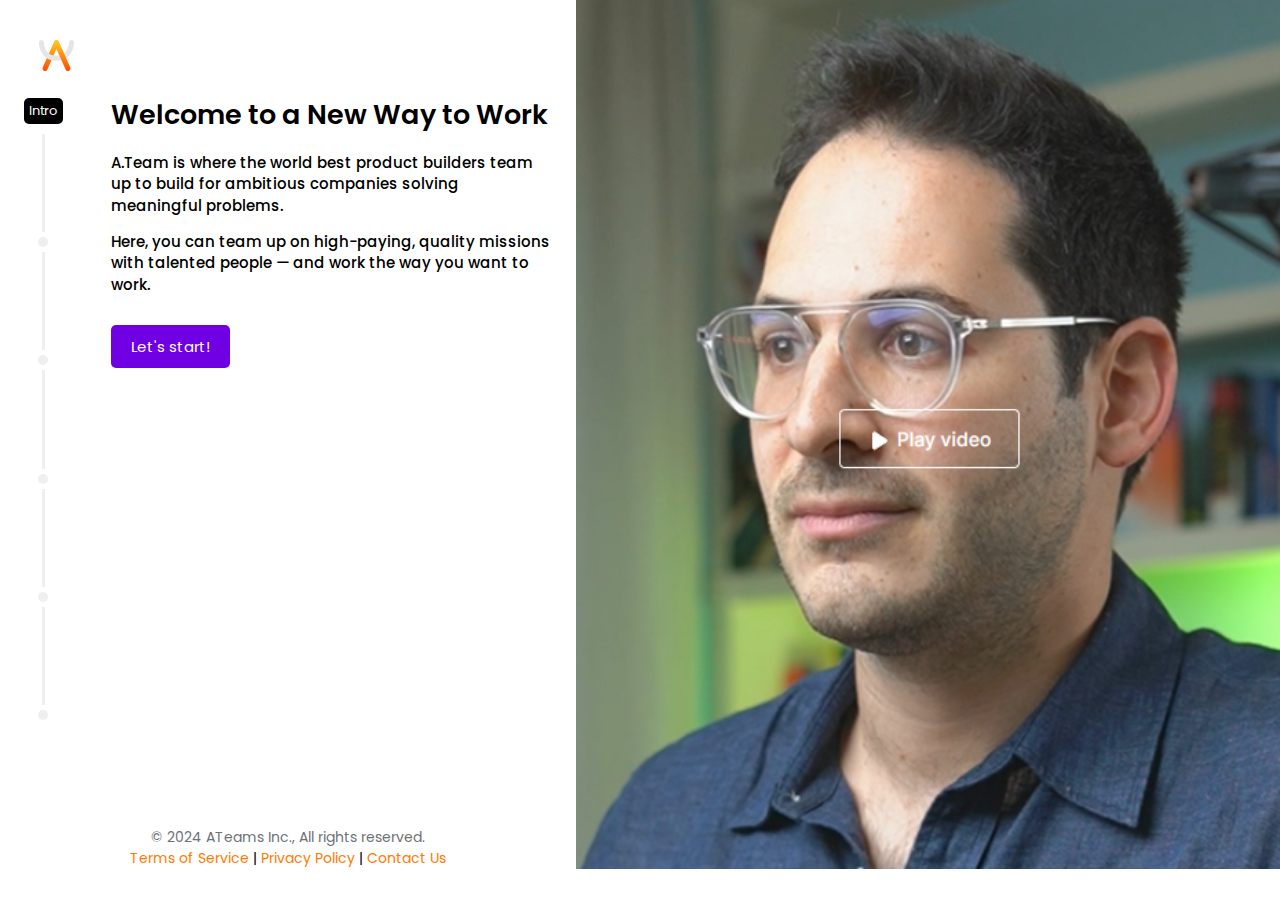
<file: index.html>
<!DOCTYPE html>
<html lang="en">
<head>
    <meta charset="UTF-8">
    <meta name="viewport" content="width=device-width, initial-scale=1.0">
    <title>Modern Website</title>
    <link rel="stylesheet" href="style.css">
</head>
<body>
   
    <div class="container">

        <div class="process">

            <header>
                <div class="logo"><img src="images/logo.svg" alt=""></div>
            </header>

            <div class="process_section">

                <div class="timeline">
                    <div class="timeline_heading">Intro</div>

                    <div class="process_line"></div>
                    <div class="process_dot"></div>

                    <div class="process_line"></div>
                    <div class="process_dot"></div>

                    <div class="process_line"></div>
                    <div class="process_dot"></div>

                    <div class="process_line"></div>
                    <div class="process_dot"></div>

                    <div class="process_line"></div>
                    <div class="process_dot"></div>

                </div>

                <div class="user_section">
                    <div class="user_form">
                        <div class="form_heading">Welcome to a New Way to Work</div>

                        <div class="form_desc">
                            <p>A.Team is where the world best product builders team up to build for ambitious companies solving meaningful problems.</p>
                            <p>Here, you can team up on high-paying, quality missions with talented people — and work the way you want to work.</p>
                        </div>

                        <a href="personal_details.html"><div class="next_btn">Let's start!</div></a>

                    </div>
             </div>
            </div>

            <div class="process_footer">
                <div class="footer_text">© 2024 ATeams Inc., All rights reserved.</div>
                <div class="footer_links">
                    <a href="#">Terms of Service</a> | <a href="#">Privacy Policy</a> | <a href="#">Contact Us</a></div>
            </div>
            
        </div>

        <div class="cover"><img src="images/video.png" alt=""></div>

    </div>

<script src="javascript.js" defer></script>
</body>
</html>
</file>
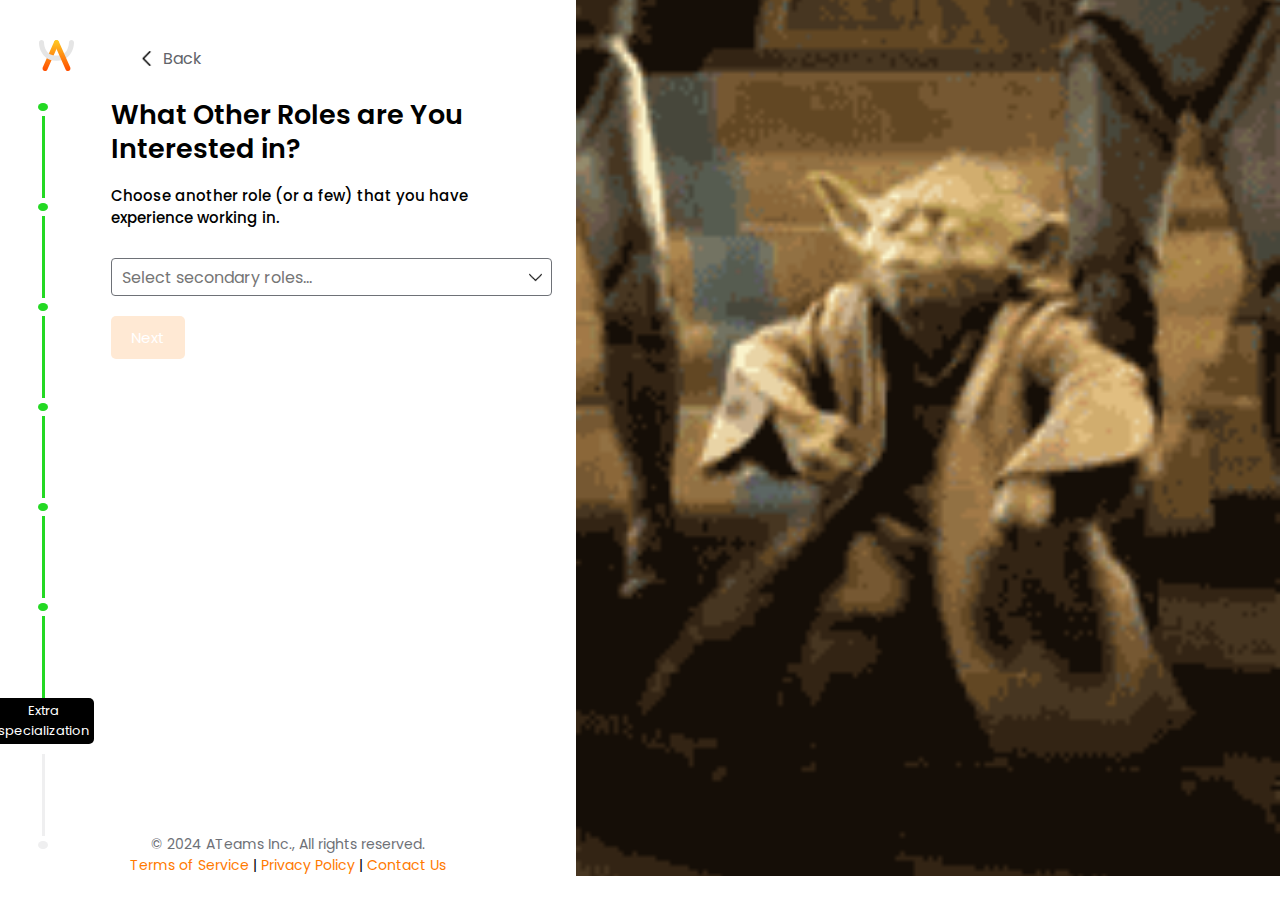
<file: extra_specialization.html>
<!DOCTYPE html>
<html lang="en">
<head>
    <meta charset="UTF-8">
    <meta name="viewport" content="width=device-width, initial-scale=1.0">
    <title>Main specialization</title>
    <link rel="stylesheet" href="style.css">
</head>
<body>
   
    <div class="container">

        <div class="process">

            <header>
                <div class="logo"><img src="images/logo.svg" alt=""></div>
                <a href="main_specialization.html"><div class="back_btn">
                    <img src="images/back_arrow.png" alt="">
                    <span>Back</span>
                </div></a>
            </header>

            <div class="process_section">

                <div class="timeline">
                    <div class="process_dot completed_dot"></div>
                    <div class="process_line completed_line"></div>

                    <div class="process_dot completed_dot"></div>
                    <div class="process_line completed_line"></div>

                    <div class="process_dot completed_dot"></div>
                    <div class="process_line completed_line"></div>

                    <div class="process_dot completed_dot"></div>
                    <div class="process_line completed_line"></div>

                    <div class="process_dot completed_dot"></div>
                    <div class="process_line completed_line"></div>
                    
                    <div class="process_dot completed_dot"></div>
                    <div class="process_line completed_line"></div>

                    <div class="timeline_heading">Extra specialization</div>

                    <div class="process_line"></div>
                    <div class="process_dot"></div>

                </div>

                <div class="user_section">
                    <div class="user_form">

                        <div class="form_heading">What Other Roles are You Interested in?</div>

                        <div class="form_desc">
                            <p>Choose another role (or a few) that you have experience working in.</p>
                        </div>

                        <div class="user_details">
                            <form action="main_specialization.html">

                                <input id="input_select" class="form_input_select" onclick="showRoles()" type="search" placeholder="Select secondary roles..." required>
                                <span class="drop_arrow" onclick="toggleOptions()">
                                    <img src="images/down-arrow.png" alt=""></span>
                                <div id="optionSelect" class="option_select">
                                    <div class="item" onclick="select(this)" >Algorithms Engineer</div>
                                    <div class="item" onclick="select(this)">Analytics Engineer</div>
                                    <div class="item" onclick="select(this)">Android Developer</div>
                                    <div class="item" onclick="select(this)">Art Director</div>
                                    <div class="item" onclick="select(this)">Automation Developer</div>
                                    <div class="item" onclick="select(this)">Back-End Developer</div>
                                    <div class="item" onclick="select(this)">Brand Designer</div>
                                    <div class="item" onclick="select(this)">Brand Expert</div>
                                    <div class="item" onclick="select(this)">Business Development</div>
                                    <div class="item" onclick="select(this)">Chief Technology Officer (CTO) </div>
                                    <div class="item" onclick="select(this)">Chief of Staff</div>
                                    <div class="item" onclick="select(this)">Cloud Expert</div>
                                    <div class="item" onclick="select(this)">Community Manager</div>
                                    <div class="item" onclick="select(this)">Content Writer</div>
                                    <div class="item" onclick="select(this)">Copywriter</div>
                                    <div class="item" onclick="select(this)">Data Analyst</div>
                                    <div class="item" onclick="select(this)">Data Architect</div>
                                    <div class="item" onclick="select(this)">Data Engineer</div>
                                    <div class="item" onclick="select(this)"> Data Scientist</div>
                                    <div class="item" onclick="select(this)">Deep Learning Engineer</div>
                                    <div class="item" onclick="select(this)">Dev Evangelist</div>
                                    <div class="item" onclick="select(this)">DevOps Engineer</div>
                                    <div class="item" onclick="select(this)">Embedded Engineer</div>
                                    <div class="item" onclick="select(this)">Engineering Manager</div>
                                    <div class="item" onclick="select(this)">Front-End Developer</div>
                                    <div class="item" onclick="select(this)">Full-Stack Developer</div>
                                    <div class="item" onclick="select(this)">Game Designer</div>
                                    <div class="item" onclick="select(this)">Game Developer</div>
                                    <div class="item" onclick="select(this)">Graphics Designer</div>
                                    <div class="item" onclick="select(this)">IT Consultant</div>
                                    <div class="item" onclick="select(this)">Industrial Designer</div>
                                    <div class="item" onclick="select(this)">ML Engineer</div>
                                    <div class="item" onclick="select(this)">MLOps</div>
                                    <div class="item" onclick="select(this)">Marketing Strategist</div>
                                    <div class="item" onclick="select(this)">Management Consultant</div>
                                    <div class="item" onclick="select(this)">Mobile Developer</div>
                                    <div class="item" onclick="select(this)">Online Marketing Expert</div>
                                    <div class="item" onclick="select(this)">Product Designer</div>
                                    <div class="item" onclick="select(this)">Product Manager</div>
                                    <div class="item" onclick="select(this)">Product Owner</div>
                                    <div class="item" onclick="select(this)">Project Manager</div>
                                    <div class="item" onclick="select(this)">QA Engineer</div>
                                    <div class="item" onclick="select(this)">Security Expert</div>
                                    <div class="item" onclick="select(this)">Software Architect </div>
                                    <div class="item" onclick="select(this)">Software Engineer</div>
                                    <div class="item" onclick="select(this)">Solution Architect</div>
                                    <div class="item" onclick="select(this)">Systems Engineer</div>
                                    <div class="item" onclick="select(this)">Systems Test Engineer</div>
                                    <div class="item" onclick="select(this)">UX Expert</div>
                                    <div class="item" onclick="select(this)">UX Writer</div>
                                    <div class="item" onclick="select(this)">WordPress Developer</div>
                                    <div class="item" onclick="select(this)">iOS Developer</div>
                            </div>
                                <button type submit id="next_btn" class="orange_next_btn" value="Next">Next</button>
                            </form>
                        </div>
                    </div>
                </div>
            </div>

            <div class="process_footer" style="margin-top: 7px;">
                <div class="footer_text">© 2024 ATeams Inc., All rights reserved.</div>
                <div class="footer_links">
                    <a href="#">Terms of Service</a> | <a href="#">Privacy Policy</a> | <a href="#">Contact Us</a></div>
            </div>
            
        </div>

        <div class="cover"><img src="images/img7-animation.gif" alt=""></div>

    </div>

<script src="javascript_main-specialization.js" defer></script>
</body>
</html>
</file>
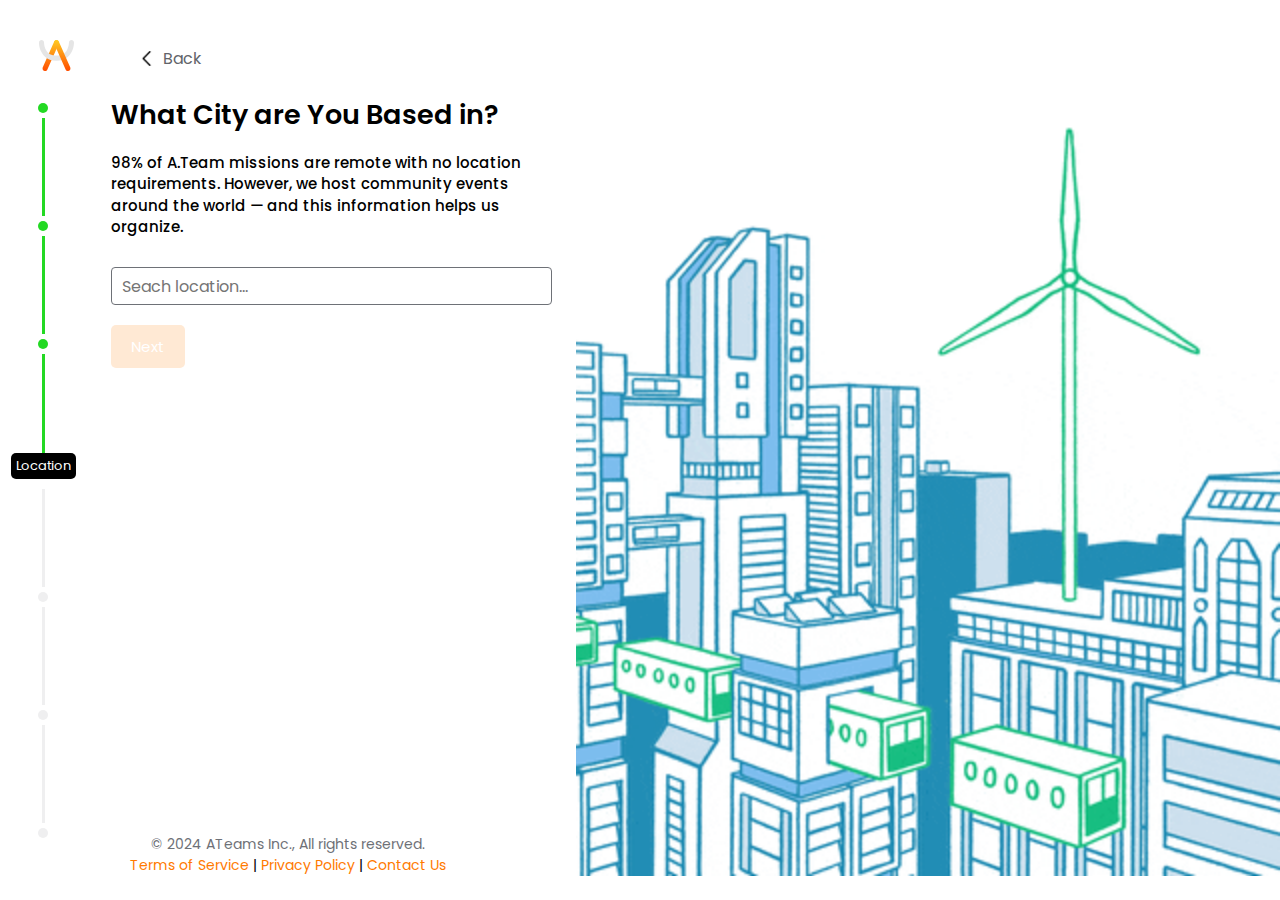
<file: location.html>
<!DOCTYPE html>
<html lang="en">
<head>
    <meta charset="UTF-8">
    <meta name="viewport" content="width=device-width, initial-scale=1.0">
    <title>Location</title>
    <link rel="stylesheet" href="style.css">
</head>
<body>
   
    <div class="container">

        <div class="process">

            <header>
                <div class="logo"><img src="images/logo.svg" alt=""></div>
                <a href="profile.html"><div class="back_btn">
                    <img src="images/back_arrow.png" alt="">
                    <span>Back</span>
                </div></a>
            </header>

            <div class="process_section">

                <div class="timeline">
                    <div class="process_dot completed_dot"></div>
                    <div class="process_line completed_line"></div>

                    <div class="process_dot completed_dot"></div>
                    <div class="process_line completed_line"></div>

                    <div class="process_dot completed_dot"></div>
                    <div class="process_line completed_line"></div>

                    <div class="timeline_heading">Location</div>
                    
                    <div class="process_line"></div>
                    <div class="process_dot"></div>

                    <div class="process_line"></div>
                    <div class="process_dot"></div>

                    <div class="process_line"></div>
                    <div class="process_dot"></div>
                </div>

                <div class="user_section">
                    <div class="user_form">

                        <div class="form_heading">What City are You Based in?</div>

                        <div class="form_desc">
                            <p>98% of A.Team missions are remote with no location requirements.
                            However, we host community events around the world — and 
                            this information helps us organize.</p>
                        </div>

                        <div class="user_details">
                            <form action="rate.html">

                                <input class="form_input_location" type="search" placeholder="Seach location..." required>

                                <button type submit id="next_btn" class="orange_next_btn" value="Next">Next</button>
                            </form>
                        </div>
                    </div>
                </div>
            </div>

            <div class="process_footer" style="margin-top: 7px;">
                <div class="footer_text">© 2024 ATeams Inc., All rights reserved.</div>
                <div class="footer_links">
                    <a href="#">Terms of Service</a> | <a href="#">Privacy Policy</a> | <a href="#">Contact Us</a></div>
            </div>
            
        </div>

        <div class="cover"><img src="images/img4-animation.gif" alt=""></div>

    </div>

<script src="javascript_location.js" defer></script>
</body>
</html>
</file>
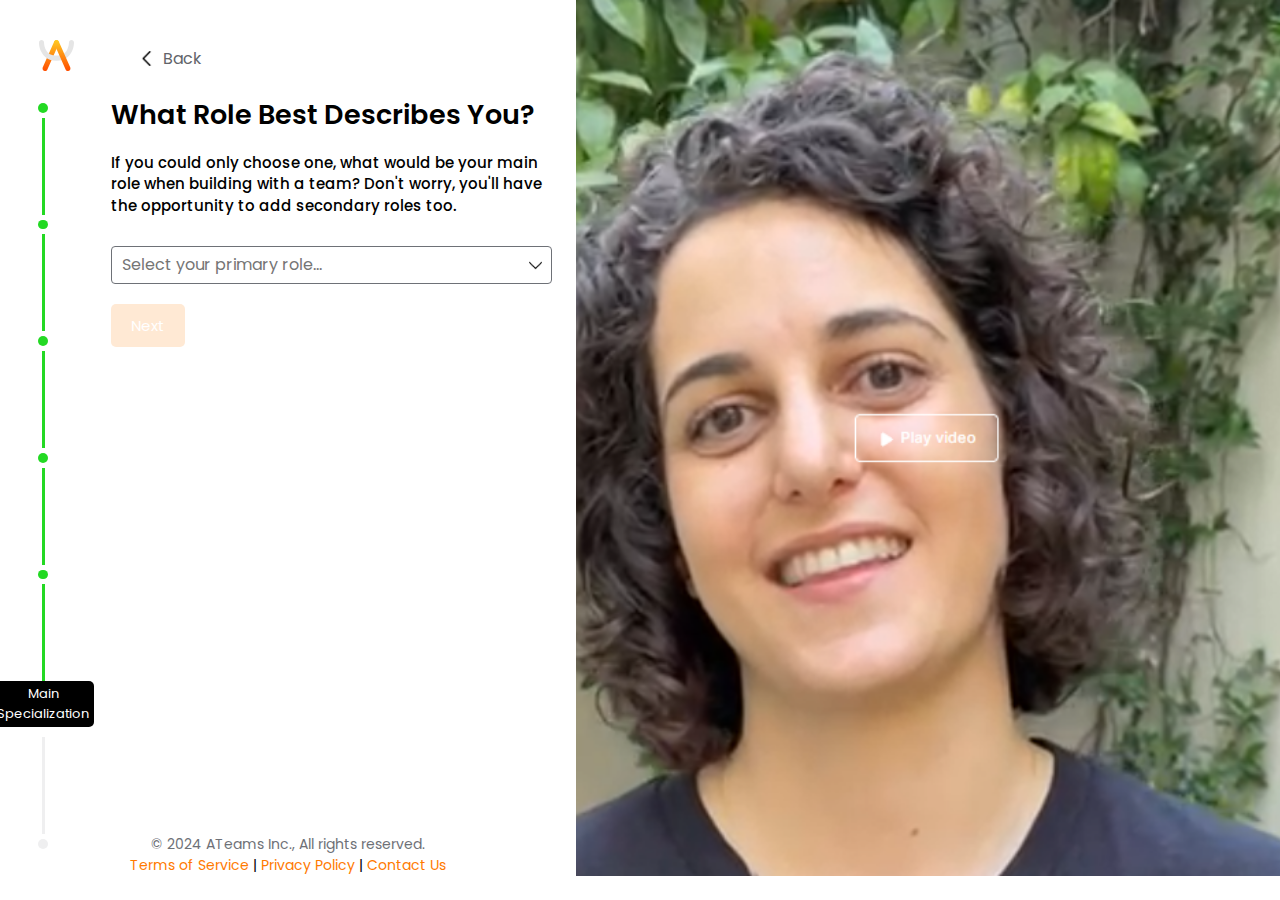
<file: main_specialization.html>
<!DOCTYPE html>
<html lang="en">
<head>
    <meta charset="UTF-8">
    <meta name="viewport" content="width=device-width, initial-scale=1.0">
    <title>Main specialization</title>
    <link rel="stylesheet" href="style.css">
</head>
<body>
   
    <div class="container">

        <div class="process">

            <header>
                <div class="logo"><img src="images/logo.svg" alt=""></div>
                <a href="rate.html"><div class="back_btn">
                    <img src="images/back_arrow.png" alt="">
                    <span>Back</span>
                </div></a>
            </header>

            <div class="process_section">

                <div class="timeline">
                    <div class="process_dot completed_dot"></div>
                    <div class="process_line completed_line"></div>

                    <div class="process_dot completed_dot"></div>
                    <div class="process_line completed_line"></div>

                    <div class="process_dot completed_dot"></div>
                    <div class="process_line completed_line"></div>

                    <div class="process_dot completed_dot"></div>
                    <div class="process_line completed_line"></div>

                    <div class="process_dot completed_dot"></div>
                    <div class="process_line completed_line"></div>

                    <div class="timeline_heading">Main Specialization</div>
                    
                    <div class="process_line"></div>
                    <div class="process_dot"></div>

                </div>

                <div class="user_section">
                    <div class="user_form">

                        <div class="form_heading">What Role Best Describes You?</div>

                        <div class="form_desc">
                            <p>If you could only choose one, what would be your main role
                             when building with a team?
                             Don't worry, you'll have the opportunity to add secondary roles too.</p>
                        </div>

                        <div class="user_details">
                            <form action="extra_specialization.html">

                                <input id="input_select" class="form_input_select" onclick="showRoles()" type="search" placeholder="Select your primary role..." required>
                                <span class="drop_arrow" onclick="toggleOptions()">
                                    <img id="arrow_img" src="images/down-arrow.png" alt="">
                                    <img id="up_arrow_img" src="images/up-arrow.png" alt="">
                                </span>
                                <div id="optionSelect" class="option_select">
                                    <div class="item" onclick="select(this)" >Algorithms Engineer</div>
                                    <div class="item" onclick="select(this)">Analytics Engineer</div>
                                    <div class="item" onclick="select(this)">Android Developer</div>
                                    <div class="item" onclick="select(this)">Art Director</div>
                                    <div class="item" onclick="select(this)">Automation Developer</div>
                                    <div class="item" onclick="select(this)">Back-End Developer</div>
                                    <div class="item" onclick="select(this)">Brand Designer</div>
                                    <div class="item" onclick="select(this)">Brand Expert</div>
                                    <div class="item" onclick="select(this)">Business Development</div>
                                    <div class="item" onclick="select(this)">Chief Technology Officer (CTO) </div>
                                    <div class="item" onclick="select(this)">Chief of Staff</div>
                                    <div class="item" onclick="select(this)">Cloud Expert</div>
                                    <div class="item" onclick="select(this)">Community Manager</div>
                                    <div class="item" onclick="select(this)">Content Writer</div>
                                    <div class="item" onclick="select(this)">Copywriter</div>
                                    <div class="item" onclick="select(this)">Data Analyst</div>
                                    <div class="item" onclick="select(this)">Data Architect</div>
                                    <div class="item" onclick="select(this)">Data Engineer</div>
                                    <div class="item" onclick="select(this)"> Data Scientist</div>
                                    <div class="item" onclick="select(this)">Deep Learning Engineer</div>
                                    <div class="item" onclick="select(this)">Dev Evangelist</div>
                                    <div class="item" onclick="select(this)">DevOps Engineer</div>
                                    <div class="item" onclick="select(this)">Embedded Engineer</div>
                                    <div class="item" onclick="select(this)">Engineering Manager</div>
                                    <div class="item" onclick="select(this)">Front-End Developer</div>
                                    <div class="item" onclick="select(this)">Full-Stack Developer</div>
                                    <div class="item" onclick="select(this)">Game Designer</div>
                                    <div class="item" onclick="select(this)">Game Developer</div>
                                    <div class="item" onclick="select(this)">Graphics Designer</div>
                                    <div class="item" onclick="select(this)">IT Consultant</div>
                                    <div class="item" onclick="select(this)">Industrial Designer</div>
                                    <div class="item" onclick="select(this)">ML Engineer</div>
                                    <div class="item" onclick="select(this)">MLOps</div>
                                    <div class="item" onclick="select(this)">Marketing Strategist</div>
                                    <div class="item" onclick="select(this)">Management Consultant</div>
                                    <div class="item" onclick="select(this)">Mobile Developer</div>
                                    <div class="item" onclick="select(this)">Online Marketing Expert</div>
                                    <div class="item" onclick="select(this)">Product Designer</div>
                                    <div class="item" onclick="select(this)">Product Manager</div>
                                    <div class="item" onclick="select(this)">Product Owner</div>
                                    <div class="item" onclick="select(this)">Project Manager</div>
                                    <div class="item" onclick="select(this)">QA Engineer</div>
                                    <div class="item" onclick="select(this)">Security Expert</div>
                                    <div class="item" onclick="select(this)">Software Architect </div>
                                    <div class="item" onclick="select(this)">Software Engineer</div>
                                    <div class="item" onclick="select(this)">Solution Architect</div>
                                    <div class="item" onclick="select(this)">Systems Engineer</div>
                                    <div class="item" onclick="select(this)">Systems Test Engineer</div>
                                    <div class="item" onclick="select(this)">UX Expert</div>
                                    <div class="item" onclick="select(this)">UX Writer</div>
                                    <div class="item" onclick="select(this)">WordPress Developer</div>
                                    <div class="item" onclick="select(this)">iOS Developer</div>
                            </div>
                                <button type submit id="next_btn" class="orange_next_btn" value="Next">Next</button>
                            </form>
                        </div>
                    </div>
                </div>
            </div>

            <div class="process_footer" style="margin-top: 7px;">
                <div class="footer_text">© 2024 ATeams Inc., All rights reserved.</div>
                <div class="footer_links">
                    <a href="#">Terms of Service</a> | <a href="#">Privacy Policy</a> | <a href="#">Contact Us</a></div>
            </div>
            
        </div>

        <div class="cover"><img src="images/img6.png" alt=""></div>

    </div>

<script src="javascript_main-specialization.js" defer></script>
</body>
</html>
</file>
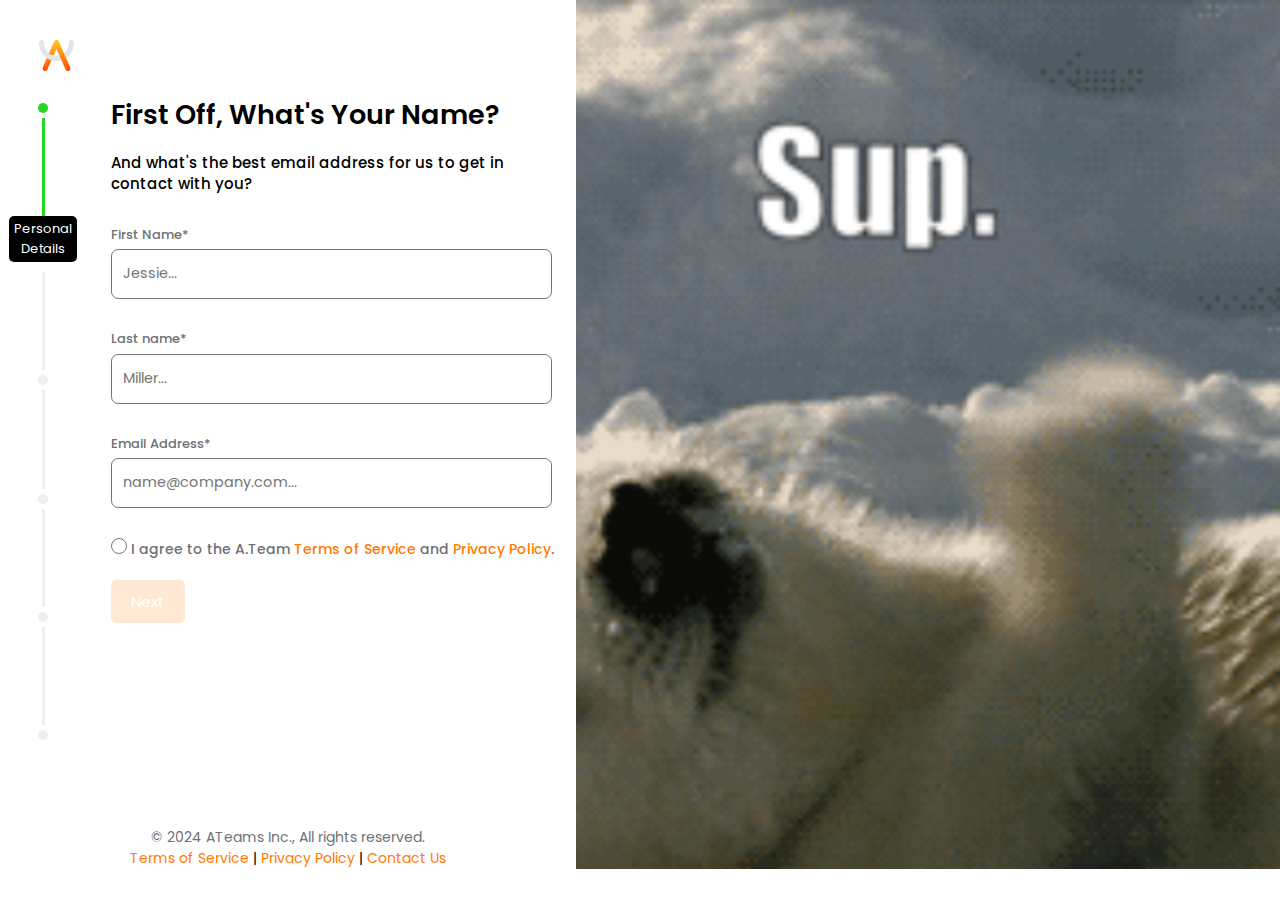
<file: personal_details.html>
<!DOCTYPE html>
<html lang="en">
<head>
    <meta charset="UTF-8">
    <meta name="viewport" content="width=device-width, initial-scale=1.0">
    <title>Personal details</title>
    <link rel="stylesheet" href="style.css">
</head>
<body>
   
    <div class="container">

        <div class="process">

            <header>
                <div class="logo"><img src="images/logo.svg" alt=""></div>
            </header>

            <div class="process_section">

                <div class="timeline">
                    <div class="process_dot completed_dot"></div>
                    <div class="process_line completed_line"></div>

                    <div class="timeline_heading">Personal Details</div>

                    <div class="process_line"></div>
                    <div class="process_dot"></div>

                    <div class="process_line"></div>
                    <div class="process_dot"></div>

                    <div class="process_line"></div>
                    <div class="process_dot"></div>

                    <div class="process_line"></div>
                    <div class="process_dot"></div>
                </div>

                <div class="user_section">
                    <div class="user_form">

                        <div class="form_heading">First Off, What's Your Name?</div>

                        <div class="form_desc">
                            <p>And what's the best email address for us to get in contact with you?</p>
                        </div>

                        <div class="user_details">
                            <form  id="personal_details_form" action="profile.html">
                                <div class="input_label">First Name*</div>
                                <input class="form_input" type="text" placeholder="Jessie..." required>

                                <div class="input_label">Last name*</div>
                                <input class="form_input" type="text" placeholder="Miller..." required>

                                <div class="input_label">Email Address*</div>
                                <input class="form_input" type="email" placeholder="name@company.com..." required>

                                <div class="terms">
                                    <input class="radio_btn" id="click_btn" type="radio" aria-label="btn" required>
                                    <span>I agree to the A.Team <a href="#">Terms of Service</a> and <a href="#">Privacy Policy</a>.</span>
                                </div>

                                <button type submit id="next_btn" class="orange_next_btn" value="Next">Next</button>
                            </form>
                        </div>
                    </div>
                </div>
            </div>

            <div class="process_footer">
                <div class="footer_text">© 2024 ATeams Inc., All rights reserved.</div>
                <div class="footer_links">
                    <a href="#">Terms of Service</a> | <a href="#">Privacy Policy</a> | <a href="#">Contact Us</a></div>
            </div>
            
        </div>

        <div class="cover"><img src="images/img2.png" alt=""></div>

    </div>

<script src="javascript.js" defer></script>
</body>
</html>
</file>
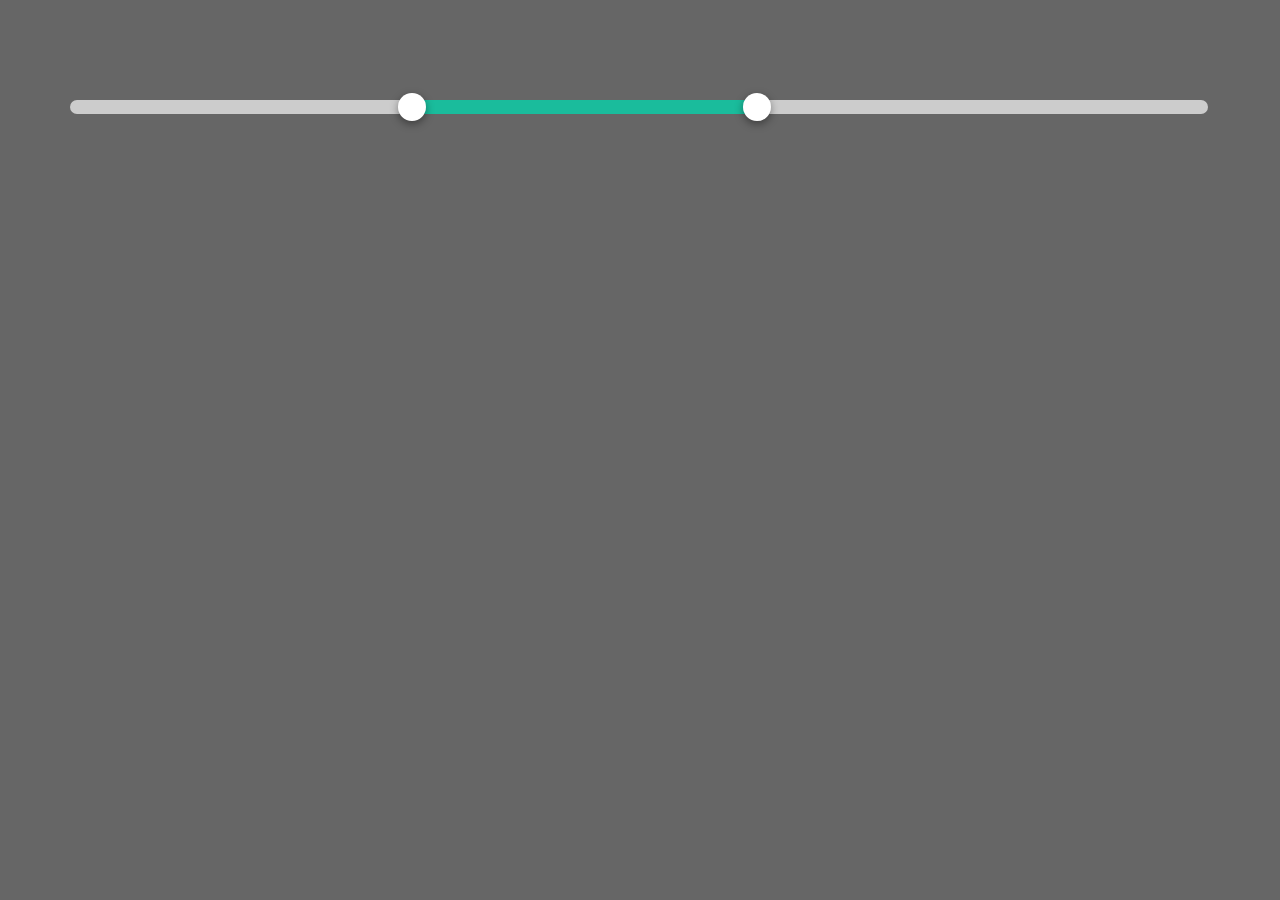
<file: proba.html>
<!DOCTYPE html>
<html lang="en">
<head>
    <meta charset="UTF-8">
    <meta name="viewport" content="width=device-width, initial-scale=1.0">
    <title>Document</title>
    <link rel="stylesheet" href="style_proba.css">
</head>
<body>
    <div slider id="slider-distance">
        <div>
          <div inverse-left style="width:70%;"></div>
          <div inverse-right style="width:70%;"></div>
          <div range style="left:30%;right:40%;"></div>
          <span thumb style="left:30%;"></span>
          <span thumb style="left:60%;"></span>
          <div sign style="left:30%;">
            <span id="value">30</span>
          </div>
          <div sign style="left:60%;">
            <span id="value">60</span>
          </div>
        </div>
        <input type="range" tabindex="0" value="30" max="100" min="0" step="1" oninput="
        this.value=Math.min(this.value,this.parentNode.childNodes[5].value-1);
        var value=(100/(parseInt(this.max)-parseInt(this.min)))*parseInt(this.value)-(100/(parseInt(this.max)-parseInt(this.min)))*parseInt(this.min);
        var children = this.parentNode.childNodes[1].childNodes;
        children[1].style.width=value+'%';
        children[5].style.left=value+'%';
        children[7].style.left=value+'%';children[11].style.left=value+'%';
        children[11].childNodes[1].innerHTML=this.value;" />
       
        <input type="range" tabindex="0" value="60" max="100" min="0" step="1" oninput="
        this.value=Math.max(this.value,this.parentNode.childNodes[3].value-(-1));
        var value=(100/(parseInt(this.max)-parseInt(this.min)))*parseInt(this.value)-(100/(parseInt(this.max)-parseInt(this.min)))*parseInt(this.min);
        var children = this.parentNode.childNodes[1].childNodes;
        children[3].style.width=(100-value)+'%';
        children[5].style.right=(100-value)+'%';
        children[9].style.left=value+'%';children[13].style.left=value+'%';
        children[13].childNodes[1].innerHTML=this.value;" />
      </div>
      

      <script src="javascript_proba.js"></script>
</body>
</html>
</file>
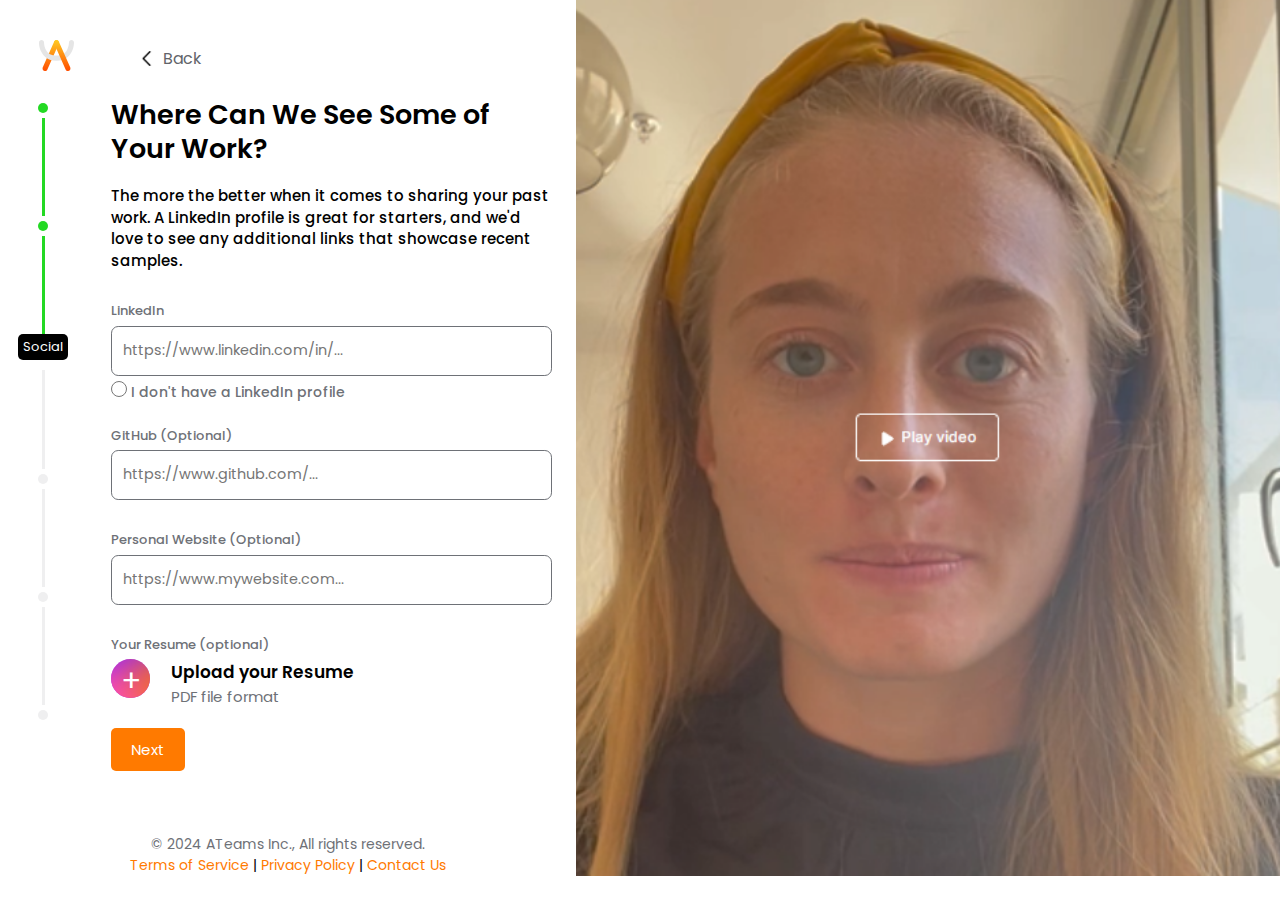
<file: profile.html>
<!DOCTYPE html>
<html lang="en">
<head>
    <meta charset="UTF-8">
    <meta name="viewport" content="width=device-width, initial-scale=1.0">
    <title>Profile</title>
    <link rel="stylesheet" href="style.css">
</head>
<body>
   
    <div class="container">

        <div class="process">

            <header>
                <div class="logo"><img src="images/logo.svg" alt=""></div>
                <a href="personal_details.html"><div class="back_btn">
                    <img src="images/back_arrow.png" alt="">
                    <span>Back</span>
                </div></a>
            </header>

            <div class="process_section">

                <div class="timeline">
                    <div class="process_dot completed_dot"></div>
                    <div class="process_line completed_line"></div>

                    <div class="process_dot completed_dot"></div>
                    <div class="process_line completed_line"></div>

                    <div class="timeline_heading">Social</div>

                    <div class="process_line"></div>
                    <div class="process_dot"></div>

                    <div class="process_line"></div>
                    <div class="process_dot"></div>

                    <div class="process_line"></div>
                    <div class="process_dot"></div>
                </div>

                <div class="user_section">
                    <div class="user_form">

                        <div class="form_heading">Where Can We See Some of Your Work?</div>

                        <div class="form_desc">
                            <p>The more the better when it comes to sharing your past work.
                            A LinkedIn profile is great for starters,
                            and we'd love to see any additional links that showcase recent samples.</p>
                        </div>

                        <div class="user_details">
                            <form action="location.html" enctype="multipart/form-data">
                                <div class="input_label">LinkedIn</div>
                                <input id="linkedin_input" class="form_input" style="margin-bottom: 5px;" type="url" placeholder="https://www.linkedin.com/in/..." required>

                                <div class="terms" style="margin-bottom: 23px;">
                                    <input id="no_linkedin_btn" class="radio_btn" type="radio" aria-label="btn" required>
                                    <span>I don't have a LinkedIn profile</span>
                                </div>

                                <div class="input_label">GitHub (Optional)</div>
                                <input class="form_input" type="url" placeholder="https://www.github.com/...">

                                <div class="input_label">Personal Website (Optional)</div>
                                <input class="form_input" type="url" placeholder="https://www.mywebsite.com...">

                                <div class="input_label">Your Resume (optional)</div>
                                <div class="upload_resume_box">
                                    <div class="upload_btn">
                                        <span class="plus_sign">+</span>
                                        <img src="images/icon_bg.svg" alt="">
                                    </div>

                                    <input type="file" class="resume_input" name="resume" accept="application/pdf, application/vnd.ms-excel" aria-label="input_resume">
                                    <div class="upload_info">
                                        <div class="upload_label">Upload your Resume</div>
                                        <div class="upload_format">PDF file format</div>
                                    </div>
                                </div>
                                
                                <button type submit class="orange_next_btn" style="background: rgb(255, 122, 0); cursor: pointer;" value="Next">Next</button>
                            </form>
                        </div>
                    </div>
                </div>
            </div>

            <div class="process_footer" style="margin-top: 7px;">
                <div class="footer_text">© 2024 ATeams Inc., All rights reserved.</div>
                <div class="footer_links">
                    <a href="#">Terms of Service</a> | <a href="#">Privacy Policy</a> | <a href="#">Contact Us</a></div>
            </div>
            
        </div>

        <div class="cover"><img src="images/img3.png" alt=""></div>

    </div>

<script src="javascript_profile.js" defer></script>
</body>
</html>
</file>
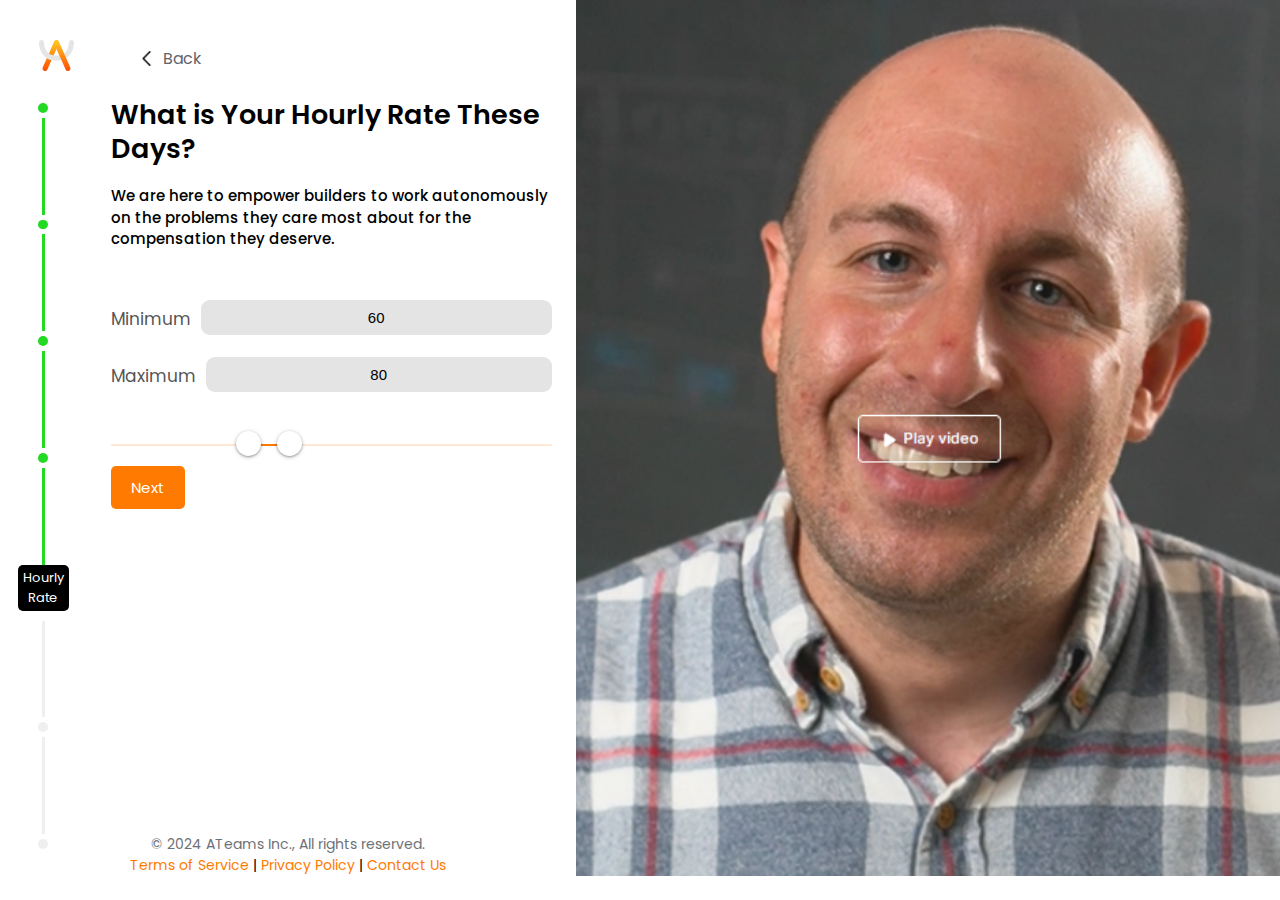
<file: rate.html>
<!DOCTYPE html>
<html lang="en">
<head>
    <meta charset="UTF-8">
    <meta name="viewport" content="width=device-width, initial-scale=1.0">
    <title>Rate</title>
    <link rel="stylesheet" href="style.css">
</head>
<body>
   
    <div class="container">

        <div class="process">

            <header>
                <div class="logo"><img src="images/logo.svg" alt=""></div>
                <a href="location.html"><div class="back_btn">
                    <img src="images/back_arrow.png" alt="">
                    <span>Back</span>
                </div></a>
            </header>

            <div class="process_section">

                <div class="timeline">
                    <div class="process_dot completed_dot"></div>
                    <div class="process_line completed_line"></div>

                    <div class="process_dot completed_dot"></div>
                    <div class="process_line completed_line"></div>

                    <div class="process_dot completed_dot"></div>
                    <div class="process_line completed_line"></div>

                    <div class="process_dot completed_dot"></div>
                    <div class="process_line completed_line"></div>

                    <div class="timeline_heading">Hourly Rate</div>
                    
                    <div class="process_line"></div>
                    <div class="process_dot"></div>

                    <div class="process_line"></div>
                    <div class="process_dot"></div>

                </div>

                <div class="user_section">
                    <div class="user_form">

                        <div class="form_heading">What is Your Hourly Rate These Days?</div>

                        <div class="form_desc">
                            <p>We are here to empower builders to work autonomously on the
                             problems they care most about for the compensation they deserve.</p>
                        </div>

                        <div class="user_details">
                            <form action="main_specialization.html">

                                <div class="custom-wrapper"> 

                                    <div class="price-input-container"> 

                                        <div class="price-input"> 
                                            <div class="price-field"> 
                                                <span>Minimum</span>
                                                <input type="number" 
                                                       class="min-input" 
                                                       value="60" aria-label="num"> 
                                            </div> 
                                            <div class="price-field">
                                                <span>Maximum</span>
                                                <input type="number" 
                                                       class="max-input" 
                                                       value="80" aria-label="num"> 
                                            </div> 
                                        </div> 
                                        
                                        <div class="slider-container"> 
                                            <div class="price-slider"> 
                                            </div> 
                                        </div> 
                                    </div> 
                                

                                <div class="range-input"> 

                                    <input type="range" 
                                           class="min-range" 
                                           min="0" 
                                           max="200" 
                                           value="60" 
                                           step="1" aria-label="num"> 
                                    
                                    <input type="range" 
                                           class="max-range" 
                                           min="0" 
                                           max="200" 
                                           value="80" 
                                           step="1" aria-label="num"> 
                                </div> 
                                </div> 
                                
                                
                                  
                                <button type submit id="next_btn" class="orange_next_btn" style="background: rgb(255, 122, 0); cursor: pointer;" value="Next">Next</button>
                            
                            </form>
                        </div>
                    </div>
                </div>
            </div>

            <div class="process_footer" style="margin-top: 7px;">
                <div class="footer_text">© 2024 ATeams Inc., All rights reserved.</div>
                <div class="footer_links">
                    <a href="#">Terms of Service</a> | <a href="#">Privacy Policy</a> | <a href="#">Contact Us</a></div>
            </div>
            
        </div>

        <div class="cover"><img src="images/img5.png" alt=""></div>

    </div>

<script src="javascript_rate.js" defer></script>
</body>
</html>
</file>
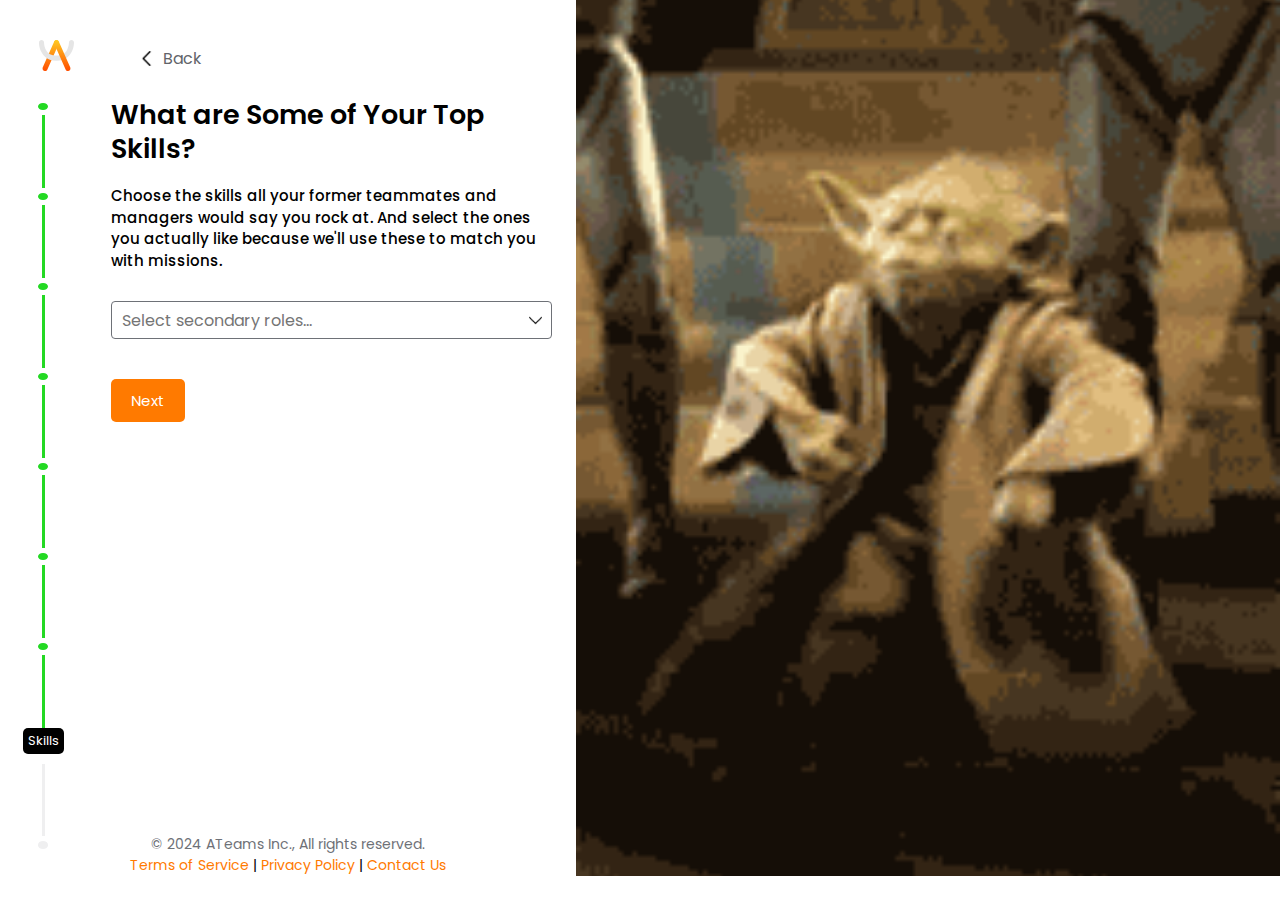
<file: skills.html>
<!DOCTYPE html>
<html lang="en">
<head>
    <meta charset="UTF-8">
    <meta name="viewport" content="width=device-width, initial-scale=1.0">
    <title>Skills</title>
    <link rel="stylesheet" href="style.css">
</head>
<body>
   
    <div class="container">

        <div class="process">

            <header>
                <div class="logo"><img src="images/logo.svg" alt=""></div>
                <a href="main_specialization.html"><div class="back_btn">
                    <img src="images/back_arrow.png" alt="">
                    <span>Back</span>
                </div></a>
            </header>

            <div class="process_section">

                <div class="timeline">
                    <div class="process_dot completed_dot"></div>
                    <div class="process_line completed_line"></div>

                    <div class="process_dot completed_dot"></div>
                    <div class="process_line completed_line"></div>

                    <div class="process_dot completed_dot"></div>
                    <div class="process_line completed_line"></div>

                    <div class="process_dot completed_dot"></div>
                    <div class="process_line completed_line"></div>

                    <div class="process_dot completed_dot"></div>
                    <div class="process_line completed_line"></div>
                    
                    <div class="process_dot completed_dot"></div>
                    <div class="process_line completed_line"></div>

                    <div class="process_dot completed_dot"></div>
                    <div class="process_line completed_line"></div>

                    <div class="timeline_heading">Skills</div>

                    <div class="process_line"></div>
                    <div class="process_dot"></div>

                </div>

                <div class="user_section">
                    <div class="user_form">

                        <div class="form_heading">What are Some of Your Top Skills?</div>

                        <div class="form_desc">
                            <p>Choose the skills all your former teammates and managers would say you rock at. 
                                And select the ones you actually like because we'll use these to match you with missions.</p>
                        </div>

                        <div class="user_details">
                            <form action="skills.html">

                                <input id="input_select" class="form_input_select" onclick="showRoles()" type="search" placeholder="Select secondary roles...">
                                <span class="drop_arrow" onclick="toggleOptions()">
                                    <img id="arrow_img" src="images/down-arrow.png" alt="">
                                    <img id="up_arrow_img" src="images/up-arrow.png" alt="">
                                </span>

                                <div id="optionSelect" class="option_select">
                                    <li onclick="toggleCheckbox(this)">
                                        <span><input type="checkbox" aria-label="btn"></span>
                                        <div class="item1" onclick="select(this)" >Algorithms Engineer</div>
                                    </li>

                                    <li onclick="toggleCheckbox(this)">
                                        <span><input type="checkbox" aria-label="btn"></span>
                                        <div class="item1" onclick="select(this)">Analytics Engineer</div>
                                    </li>

                                    <li onclick="toggleCheckbox(this)">
                                        <span><input type="checkbox" aria-label="btn"></span>
                                        <div class="item1" onclick="select(this)">Android Developer</div>
                                    </li>

                                    <li onclick="toggleCheckbox(this)">
                                        <span><input type="checkbox" aria-label="btn"></span>
                                        <div class="item1" onclick="select(this)">Art Director</div>
                                    </li>

                                    <li onclick="toggleCheckbox(this)">
                                        <span><input type="checkbox" aria-label="btn"></span>
                                        <div class="item1" onclick="select(this)">Automation Developer</div>
                                    </li>

                                    <li onclick="toggleCheckbox(this)">
                                        <span><input type="checkbox" aria-label="btn"></span>
                                        <div class="item1" onclick="select(this)">Back-End Developer</div>
                                    </li>

                                    <li onclick="toggleCheckbox(this)"><span>
                                        <input type="checkbox" aria-label="btn"></span>
                                        <div class="item1" onclick="select(this)">Brand Designer</div>
                                    </li>

                                    <li onclick="toggleCheckbox(this)">
                                        <span><input type="checkbox" aria-label="btn"></span>
                                        <div class="item1" onclick="select(this)">Brand Expert</div>
                                    </li>

                                    <li onclick="toggleCheckbox(this)">
                                        <span><input type="checkbox" aria-label="btn"></span>
                                        <div class="item1" onclick="select(this)">Business Development</div>
                                    </li>

                                    <li onclick="toggleCheckbox(this)">
                                        <span><input type="checkbox" aria-label="btn"></span>
                                        <div class="item1" onclick="select(this)">Chief Technology Officer (CTO)</div>
                                    </li>

                                    <li onclick="toggleCheckbox(this)">
                                        <span><input type="checkbox" aria-label="btn"></span>
                                        <div class="item1" onclick="select(this)">Chief of Staff</div>
                                    </li>

                                    <li onclick="toggleCheckbox(this)">
                                        <span><input type="checkbox" aria-label="btn"></span>
                                        <div class="item1" onclick="select(this)">Cloud Expert</div>
                                    </li>

                                    <li onclick="toggleCheckbox(this)">
                                        <span><input type="checkbox" aria-label="btn"></span>
                                        <div class="item1" onclick="select(this)">Community Manager</div>
                                    </li>

                                    <li onclick="toggleCheckbox(this)">
                                        <span><input type="checkbox" aria-label="btn"></span>
                                        <div class="item1" onclick="select(this)">Content Writer</div>
                                    </li>

                                    <li onclick="toggleCheckbox(this)">
                                        <span><input type="checkbox" aria-label="btn"></span>
                                        <div class="item1" onclick="select(this)">Copywriter</div>
                                    </li>

                                    <li onclick="toggleCheckbox(this)">
                                        <span><input type="checkbox" aria-label="btn"></span>
                                        <div class="item1" onclick="select(this)">Data Analyst</div>
                                    </li>

                                    <li onclick="toggleCheckbox(this)">
                                        <span><input type="checkbox" aria-label="btn"></span>
                                        <div class="item1" onclick="select(this)">Data Architect</div>
                                    </li>

                                    <li onclick="toggleCheckbox(this)">
                                        <span><input type="checkbox" aria-label="btn"></span>
                                        <div class="item1" onclick="select(this)">Data Engineer</div>
                                    </li>

                                    <li onclick="toggleCheckbox(this)">
                                        <span><input type="checkbox" aria-label="btn"></span>
                                        <div class="item1" onclick="select(this)"> Data Scientist</div>
                                    </li>

                                    <li onclick="toggleCheckbox(this)">
                                        <span><input type="checkbox" aria-label="btn"></span>
                                        <div class="item1" onclick="select(this)">Deep Learning Engineer</div>
                                    </li>

                                    <li onclick="toggleCheckbox(this)">
                                        <span><input type="checkbox" aria-label="btn"></span>
                                        <div class="item1" onclick="select(this)">Dev Evangelist</div>
                                    </li>

                                    <li onclick="toggleCheckbox(this)">
                                        <span><input type="checkbox" aria-label="btn"></span>
                                        <div class="item1" onclick="select(this)">DevOps Engineer</div>
                                    </li>

                                    <li onclick="toggleCheckbox(this)">
                                        <span><input type="checkbox" aria-label="btn"></span>
                                        <div class="item1" onclick="select(this)">Embedded Engineer</div>
                                    </li>

                                    <li onclick="toggleCheckbox(this)">
                                        <span><input type="checkbox" aria-label="btn"></span>
                                        <div class="item1" onclick="select(this)">Engineering Manager</div>
                                    </li>

                                    <li onclick="toggleCheckbox(this)">
                                        <span><input type="checkbox" aria-label="btn"></span>
                                        <div class="item1" onclick="select(this)">Front-End Developer</div>
                                    </li>

                                    <li onclick="toggleCheckbox(this)">
                                        <span><input type="checkbox" aria-label="btn"></span>
                                        <div class="item1" onclick="select(this)">Full-Stack Developer</div>
                                    </li>

                                    <li onclick="toggleCheckbox(this)">
                                        <span><input type="checkbox" aria-label="btn"></span>
                                        <div class="item1" onclick="select(this)">Game Designer</div>
                                    </li>

                                    <li onclick="toggleCheckbox(this)">
                                        <span><input type="checkbox" aria-label="btn"></span>
                                        <div class="item1" onclick="select(this)">Game Developer</div>
                                    </li>

                                    <li onclick="toggleCheckbox(this)">
                                        <span><input type="checkbox" aria-label="btn"></span>
                                        <div class="item1" onclick="select(this)">Graphics Designer</div>
                                    </li>

                                    <li onclick="toggleCheckbox(this)">
                                        <span><input type="checkbox" aria-label="btn"></span>
                                        <div class="item1" onclick="select(this)">IT Consultant</div>
                                    </li>

                                    <li onclick="toggleCheckbox(this)">
                                        <span><input type="checkbox" aria-label="btn"></span>
                                        <div class="item1" onclick="select(this)">Industrial Designer</div>
                                    </li>

                                    <li onclick="toggleCheckbox(this)">
                                        <span><input type="checkbox" aria-label="btn"></span>
                                        <div class="item1" onclick="select(this)">ML Engineer</div>
                                    </li>

                                    <li onclick="toggleCheckbox(this)">
                                        <span><input type="checkbox" aria-label="btn"></span>
                                        <div class="item1" onclick="select(this)">MLOps</div>
                                    </li>

                                    <li onclick="toggleCheckbox(this)">
                                        <span><input type="checkbox" aria-label="btn"></span>
                                        <div class="item1" onclick="select(this)">Marketing Strategist</div>
                                    </li>

                                    <li onclick="toggleCheckbox(this)">
                                        <span><input type="checkbox" aria-label="btn"></span>
                                        <div class="item1" onclick="select(this)">Management Consultant</div>
                                    </li>

                                    <li onclick="toggleCheckbox(this)">
                                        <span><input type="checkbox" aria-label="btn"></span>
                                        <div class="item1" onclick="select(this)">Mobile Developer</div>
                                    </li>

                                    <li onclick="toggleCheckbox(this)">
                                        <span><input type="checkbox" aria-label="btn"></span>
                                        <div class="item1" onclick="select(this)">Online Marketing Expert</div>
                                    </li>

                                    <li onclick="toggleCheckbox(this)">
                                        <span><input type="checkbox" aria-label="btn"></span>
                                        <div class="item1" onclick="select(this)">Product Designer</div>
                                    </li>

                                    <li onclick="toggleCheckbox(this)">
                                        <span><input type="checkbox" aria-label="btn"></span>
                                        <div class="item1" onclick="select(this)">Product Manager</div>
                                    </li>

                                    <li onclick="toggleCheckbox(this)">
                                        <span><input type="checkbox" aria-label="btn"></span>
                                        <div class="item1" onclick="select(this)">Product Owner</div>
                                    </li>

                                    <li onclick="toggleCheckbox(this)">
                                        <span><input type="checkbox" aria-label="btn"></span>
                                        <div class="item1" onclick="select(this)">Project Manager</div>
                                    </li>

                                    <li onclick="toggleCheckbox(this)">
                                        <span><input type="checkbox" aria-label="btn"></span>
                                        <div class="item1" onclick="select(this)">QA Engineer</div>
                                    </li>

                                    <li onclick="toggleCheckbox(this)">
                                        <span><input type="checkbox" aria-label="btn"></span>
                                        <div class="item1" onclick="select(this)">Security Expert</div>
                                    </li>

                                    <li onclick="toggleCheckbox(this)">
                                        <span><input type="checkbox" aria-label="btn"></span>
                                        <div class="item1" onclick="select(this)">Software Architect </div>
                                    </li>

                                    <li onclick="toggleCheckbox(this)">
                                        <span><input type="checkbox" aria-label="btn"></span>
                                        <div class="item1" onclick="select(this)">Software Engineer</div>
                                    </li>

                                    <li onclick="toggleCheckbox(this)">
                                        <span><input type="checkbox" aria-label="btn"></span>
                                        <div class="item1" onclick="select(this)">Solution Architect</div>
                                    </li>

                                    <li onclick="toggleCheckbox(this)">
                                        <span><input type="checkbox" aria-label="btn"></span>
                                        <div class="item1" onclick="select(this)">Systems Engineer</div>
                                    </li>

                                    <li onclick="toggleCheckbox(this)">
                                        <span><input type="checkbox" aria-label="btn"></span>
                                        <div class="item1" onclick="select(this)">Systems Test Engineer</div>
                                    </li>

                                    <li onclick="toggleCheckbox(this)">
                                        <span><input type="checkbox" aria-label="btn"></span>
                                        <div class="item1" onclick="select(this)">UX Expert</div>
                                    </li>

                                    <li onclick="toggleCheckbox(this)">
                                        <span><input type="checkbox" aria-label="btn"></span>
                                        <div class="item1" onclick="select(this)">UX Writer</div>
                                    </li>

                                    <li onclick="toggleCheckbox(this)">
                                        <span><input type="checkbox" aria-label="btn"></span>
                                        <div class="item1" onclick="select(this)">WordPress Developer</div>
                                    </li>

                                    <li onclick="toggleCheckbox(this)">
                                        <span><input type="checkbox" aria-label="btn"></span>
                                        <div class="item1" onclick="select(this)">iOS Developer</div>
                                    </li>
                                </div>
                            <div class="selected_roles" id="selectedRoles"></div>
                                <button type submit id="next_btn" class="orange_next_btn" style="background: rgb(255, 122, 0); cursor: pointer;" value="Next">Next</button>
                            </form>

                            <div class="input_container">
                                <ul class="input_list"></ul>
                            </div>

                        </div>
                    </div>  
                </div>
            </div>

            <div class="process_footer" style="margin-top: 7px;">
                <div class="footer_text">© 2024 ATeams Inc., All rights reserved.</div>
                <div class="footer_links">
                    <a href="#">Terms of Service</a> | <a href="#">Privacy Policy</a> | <a href="#">Contact Us</a></div>
            </div>
            
        </div>

        <div class="cover"><img src="images/img7-animation.gif" alt=""></div>

    </div>


<script src="javascript_extra-specialization.js" defer></script>
</body>
</html>
</file>
<file: style.css>
@import url("https://fonts.googleapis.com/css2?family=Poppins:ital,wght@0,100;0,200;0,300;0,400;0,500;0,600;0,700;0,800;0,900;1,100;1,200;1,300;1,400;1,500;1,600;1,700;1,800;1,900&display=swap");

* {
    font-family: Poppins, sans-serif;
    margin: 0px;
    padding: 0px;
}

body {
    margin: 0px;
    padding: 0px;
}

.container {
    display: flex;
    justify-content: flex-start;
    position: relative;
}

.process {
    width: 45%;
}

header {
    padding-top: 40px;
    padding-bottom: 20px;
    display: flex;
    align-items: center;

}

.logo {
    
}

.logo img {
    width: 35px;
    margin-left: 39px;
}

.back_btn {
    margin-left: 65px;
    cursor: pointer;
    display: flex;
    align-items: center;
    justify-content: center;
}

.back_btn img {
    color: rgb(32, 32, 32);
    margin-right: 9px;
    width: 15px;
}

.back_btn span {
    color: rgb(98, 100, 106);
}

.process_section {
    width: 100%;
    display: flex;
    height: 81vh;
}

.timeline {
    height: 84vh;
    width: 15%;
    display: flex;
    flex-direction: column;
    align-items: center;
}


.timeline_heading {
    background: #000;
    color: #fff;
    font-size: 13px;
    padding: 3px 5px;
    width: min-content;
    height: fit-content;
    border-radius: 5px;
    margin-bottom: 10px;
    text-align: center;
}

.process_line {
    width: 3px;
    background: #efeff0;
    height: 13%;
}

.process_dot {
    width: 10px;
    height: 10px;
    border-radius: 50%;
    background: #efeff0;
    margin-top: 5px;
    margin-bottom: 5px;
}

.user_section {
    width: 85%;
}
.user_form {
    width: 90%;
    margin: 0 auto;
}

.form_heading {
    font-size: 27px;
    font-weight: 600;
    line-height: 125%;
    margin-bottom: 20px;
}

.form_desc {
    width: 100%;
    margin-bottom: 30px;
}

.form_desc p {
    font-family: inherit;
    margin: 0px;
    font-weight: 500;
    font-size: 15px;
    line-height: 143%;
    margin-bottom: 15px;
}

.next_btn {
    background: rgb(112, 0, 227);
    color: #fff;
    width: fit-content;
    padding: 10px 20px;
    font-size: 15px;
    border-radius: 5px;
    cursor: pointer;
    transition: all 0.2s ease 0s;
    margin-top: 20px;
}

.next_btn:hover {
    background: rgb(101, 0, 204);
}

.process_footer {
    width: 100%;
    text-align: center;
}

.footer_text {
    color: rgb(110, 113, 119);
    margin: 0 auto;
    font-weight: 400;
    font-size: 14px;
    line-height: 150%;
    text-align: center;
}

.footer_links {
    text-align: center;
    font-size: 14px;
    font-weight: 400;
}

.footer_links a {
    color: rgb(255, 122, 0);
    
}

.cover {
    width: 55%;
    position: absolute;
    right: 0;
    top: 0;
    bottom: 0;
}

.cover img {
    width: 100%;
    height: 100%;
    object-fit: cover;
}

.orange_next_btn {
    background: rgb(255, 233, 212);
    color: #fff;
    width: fit-content;
    padding: 10px 20px;
    font-size: 15px;
    border-radius: 5px;
    transition: all 0.2s ease 0s;
    margin-top: 20px;
    border: none;
}

.orange_next_btn.active {
    background-color: rgb(255, 122, 0); 
    cursor: pointer;
}

.orange_next_btn:hover {

}

.completed_line {
    background: #23d923;
}

.completed_dot {
    background: #23d923;
}

a {
    text-decoration: none;
}

.user_details {

}

form {

}

.input_label {
    font-size: 13px;
    line-height: 150%;
    margin-bottom: 5px;
    color: rgb(110, 113, 119);
    font-weight: 500;
}

.form_input {
    font-family: inherit;
    color: #000;
    width: 100%;
    padding: 10px 11px 11px;
    border: 1px solid rgb(110, 113, 119);
    box-sizing: border-box;
    margin-bottom: 2px;
    font-size: 0.9em;
    height: 50px;
    border-radius: 0.5em;
    margin-bottom: 30px;
}

.form_input:focus {
    box-shadow: none;
    outline: none;
    border-color: rgb(112, 0, 227);
    background-color: rgb(251, 247, 255);
}

.form_input:active {

}

.terms {
    font-size: 14px;
    font-weight: 500;
    width: 101%;
    color: rgb(110, 113, 119);
    cursor: pointer;
}

.terms a {
   color:  rgb(255, 122, 0);
}

.radio_btn {
    cursor: pointer;
    box-sizing: border-box;
    display: inline-block;
    width: 16px;
    height: 16px;
    text-align: center;
    border: 1px solid rgb(110, 113, 119);
}

.upload_resume_box {
    display: flex;
    cursor: pointer;
}

.upload_btn {
    position: relative;
}

.upload_btn img {
    border-radius: 50%;
    width: 39px;
}

.plus_sign {
    position: absolute;
    color: white;
    font-size: 30px;
    left: 10px;
    top: -1px;
}

.upload_info {
    margin-left: 21px;
}

.upload_label {
    font-size: 17px;
    font-weight: 600;
}

.upload_format {
    color: rgb(110, 113, 119);
    font-size: 15px;
    font-weight: 400;
}

.form_input_location {
    width: 100%;
    min-height: 38px;
    background-color: rgb(255, 255, 255);
    border: 1px solid rgb(110, 113, 119);
    border-radius: 4px;
    outline: 0px !important;
    position: relative;
    box-shadow: none;
    box-sizing: border-box;
    color: #000;
    align-items: center;
    padding: 0px 10px;
    font-size: inherit;
    
}

.form_input_location:hover {
    border-color: rgb(112, 0, 227);
    cursor: text;
}

.form_input_location:focus {
    background-color: rgb(251, 247, 255);
}

.disabled {
    pointer-events: none;
    opacity: 0.5;
    border: 1px solid rgb(181, 184, 191);
    color: rgb(181, 184, 191);
}

.resume_input {
    cursor: pointer;
    position: absolute;
    width: 442px;
    height: 50px;
    margin-top: -5px;
    font-size: 37px;
    opacity: 0;
}

.form_input_select {
    width: 100%;
    min-height: 38px;
    background-color: rgb(255, 255, 255);
    border: 1px solid rgb(110, 113, 119);
    border-radius: 4px;
    outline: 0px !important;
    position: relative;
    box-shadow: none;
    box-sizing:border-box;
    color: #000;
    align-items: center;
    padding: 0px 10px;
    font-size: inherit;
    cursor: text;
}

.form_input_select:active {
    background-color: rgb(251, 247, 255);
    cursor: text;
}

.form_input_select:hover {
    border-color: rgb(112, 0, 227);
    cursor: text;
}

.form_input_select:focus {
    background-color: rgb(251, 247, 255);
    cursor: text;
}

.drop_arrow {
    width: 33%;
    position: absolute;
    display: flex;
    justify-content: end;
    margin-top: -25px;
    margin-left: 9px;
    cursor: text;
}

.drop_arrow img {
    height: 13px;
    cursor: pointer;
}

.option_select {
    flex-direction: column;
    width: 99%;
    height: 235px;
    margin: 0 auto;
    background: #fff;
    box-shadow: rgba(0, 0, 0, 0.24) 0px 1px 2px, rgba(0, 0, 0, 0.25) 0px 1px 4px;
    border-radius: 3px;
    display: none;
    cursor: text;
    overflow-y: scroll;
}

.item {
    padding-top: 7px;
    padding-bottom: 7px;
    padding-left: 15px;
    font-weight: 500;
    margin: 5px;
    cursor: pointer;
}

.item:hover {
    background-color: #deebff;
}

.item1 {
    padding-top: 7px;
    padding-bottom: 7px;
    padding-left: 15px;
    font-weight: 500;
    margin: 5px;
    cursor: pointer;
}

#up_arrow_img {
    display: none; 
}

li {
    list-style: none;
    padding-left: 15px;
    font-weight: 500;
    cursor: pointer;
}

li:hover {
    
}

.option_select li {
    display: flex;
    align-items: center;
}

.option_select li:hover {
    background-color: #deebff ; 
}

input[type="checkbox"] {
    transform: scale(1.4);
    margin-top: 5px; 
    cursor: pointer;
}

input[type="checkbox"]:checked {
    background-color: rgb(112, 0, 227);
}

.checked {
    background-color: #2684ff !important;
}

.selected_roles {
    margin-top: 20px;
}

.selected_option {
    display: inline-flex;
    padding: 8px 16px;
    background-color: rgb(211, 214, 220);
    border-radius: 100px;
    color: #000;
    margin-right: 4px;
    min-width: 18px;
    align-items: center;
    margin-bottom: 10px;
    font-family: inherit;
    font-size: 14px;
    font-weight: 500;
    line-height: 143%;
}

.remove_option {
    cursor: pointer;
    margin-left: 5px;
    margin-top: 0px;
    height: 20px;
}





/* _____________________________________________________________________________________ */

.custom-wrapper { 
    margin: 0;
    width: 100%;
    position: relative;
} 
  
.header h2 { 
    font-size: 30px; 
    color: #01940b; 
    display: flex; 
    justify-content: center; 
    padding: 20px; 
} 
  
/* Styles for the price input container */
.price-input-container { 
    width: 100%; 
    padding-top: 20px;
} 
  
.price-input .price-field { 
    display: flex; 
    margin-bottom: 22px; 
} 
  
.price-field span { 
    margin-right: 10px; 
    margin-top: 6px; 
    font-size: 17px; 
} 
  
.price-field input { 
    flex: 1; 
    height: 35px; 
    font-size: 15px; 
    font-family: "DM Sans", sans-serif; 
    border-radius: 9px; 
    text-align: center; 
    border: 0px; 
    background: #e4e4e4; 
} 
  
.price-input { 
    width: 100%; 
    font-size: 19px; 
    color: #555; 
    padding-bottom: 30px;
} 
  
/* Remove Arrows/Spinners */
input::-webkit-outer-spin-button, 
input::-webkit-inner-spin-button { 
    -webkit-appearance: none; 
    margin: 0; 
} 
  
.slider-container { 
    width: 100%; 
} 
  
.slider-container { 
    height: 2px;
    position: relative; 
    background: rgb(255, 233, 212); 
    border-radius: 5px; 
} 
  
.slider-container .price-slider { 
    height: 100%; 
    left: 30%;
    right: 60%;
    position: absolute; 
    border-radius: 5px; 
    background: rgb(255, 122, 0); 
} 
  
.range-input { 
    position: relative; 
} 
  
.range-input input { 
    position: absolute; 
    width: 100%; 
    height: 5px; 
    background: none; 
    top: -5px; 
    pointer-events: none; 
    cursor: pointer; 
    -webkit-appearance: none; 
} 
  
/* Styles for the range thumb in WebKit browsers */
input[type="range"]::-webkit-slider-thumb { 
    height: 25px; 
    width: 25px; 
    border-radius: 70%; 
    background: #fff; 
    pointer-events: auto; 
    -webkit-appearance: none; 
    box-shadow: rgba(0, 0, 0, 0.24) 0px 1px 2px, rgba(0, 0, 0, 0.25) 0px 1px 4px;
    cursor: pointer;
    display: flex;
} 


  
@media screen and (max-width: 768px) { 
    .main { 
        width: 80%; 
        margin-right: 5px; 
    } 
  
    .custom-wrapper { 
        width: 100%; 
        left: 0; 
        padding: 0 10px; 
    } 
  
    .projtitle { 
        width: 100%; 
        position: relative; 
        right: 26px; 
    } 
  
    .price-input { 
        flex-direction: column; 
        align-items: center; 
    } 
  
    .price-field { 
        margin-bottom: 10px; 
    } 

}
</file>
<file: style_proba.css>
body {
    background-color: #666;
    margin: 100px 50px;
  }
  
  [slider] {
    position: relative;
    height: 14px;
    border-radius: 10px;
    text-align: left;
    margin: 45px 0 10px 0;
  }
  
  [slider] > div {
    position: absolute;
    left: 13px;
    right: 15px;
    height: 14px;
  }
  
  [slider] > div > [inverse-left] {
    position: absolute;
    left: 0;
    height: 14px;
    border-radius: 10px;
    background-color: #CCC;
    margin: 0 7px;
  }
  
  [slider] > div > [inverse-right] {
    position: absolute;
    right: 0;
    height: 14px;
    border-radius: 10px;
    background-color: #CCC;
    margin: 0 7px;
  }
  
  [slider] > div > [range] {
    position: absolute;
    left: 0;
    height: 14px;
    border-radius: 14px;
    background-color: #1ABC9C;
  }
  
  [slider] > div > [thumb] {
    position: absolute;
    top: -7px;
    z-index: 2;
    height: 28px;
    width: 28px;
    text-align: left;
    margin-left: -11px;
    cursor: pointer;
    box-shadow: 0 3px 8px rgba(0, 0, 0, 0.4);
    background-color: #FFF;
    border-radius: 50%;
    outline: none;
  }
  
  [slider] > input[type=range] {
    position: absolute;
    pointer-events: none;
    -webkit-appearance: none;
    z-index: 3;
    height: 14px;
    top: -2px;
    width: 100%;
    -ms-filter: "progid:DXImageTransform.Microsoft.Alpha(Opacity=0)";
    filter: alpha(opacity=0);
    -moz-opacity: 0;
    -khtml-opacity: 0;
    opacity: 0;
  }
  
  div[slider] > input[type=range]::-ms-track {
    -webkit-appearance: none;
    background: transparent;
    color: transparent;
  }
  
  div[slider] > input[type=range]::-moz-range-track {
    -moz-appearance: none;
    background: transparent;
    color: transparent;
  }
  
  div[slider] > input[type=range]:focus::-webkit-slider-runnable-track {
    background: transparent;
    border: transparent;
  }
  
  div[slider] > input[type=range]:focus {
    outline: none;
  }
  
  div[slider] > input[type=range]::-ms-thumb {
    pointer-events: all;
    width: 28px;
    height: 28px;
    border-radius: 0px;
    border: 0 none;
    background: red;
  }
  
  div[slider] > input[type=range]::-moz-range-thumb {
    pointer-events: all;
    width: 28px;
    height: 28px;
    border-radius: 0px;
    border: 0 none;
    background: red;
  }
  
  div[slider] > input[type=range]::-webkit-slider-thumb {
    pointer-events: all;
    width: 28px;
    height: 28px;
    border-radius: 0px;
    border: 0 none;
    background: red;
    -webkit-appearance: none;
  }
  
  div[slider] > input[type=range]::-ms-fill-lower {
    background: transparent;
    border: 0 none;
  }
  
  div[slider] > input[type=range]::-ms-fill-upper {
    background: transparent;
    border: 0 none;
  }
  
  div[slider] > input[type=range]::-ms-tooltip {
    display: none;
  }
  
  [slider] > div > [sign] {
    opacity: 0;
    position: absolute;
    margin-left: -11px;
    top: -39px;
    z-index:3;
    background-color: #1ABC9C;
    color: #fff;
    width: 28px;
    height: 28px;
    border-radius: 28px;
    -webkit-border-radius: 28px;
    align-items: center;
    -webkit-justify-content: center;
    justify-content: center;
    text-align: center;
  }
  
  [slider] > div > [sign]:after {
    position: absolute;
    content: '';
    left: 0;
    border-radius: 16px;
    top: 19px;
    border-left: 14px solid transparent;
    border-right: 14px solid transparent;
    border-top-width: 16px;
    border-top-style: solid;
    border-top-color: #1ABC9C;
  }
  
  [slider] > div > [sign] > span {
    font-size: 12px;
    font-weight: 700;
    line-height: 28px;
  }
  
  [slider]:hover > div > [sign] {
    opacity: 1;
  }
</file>
